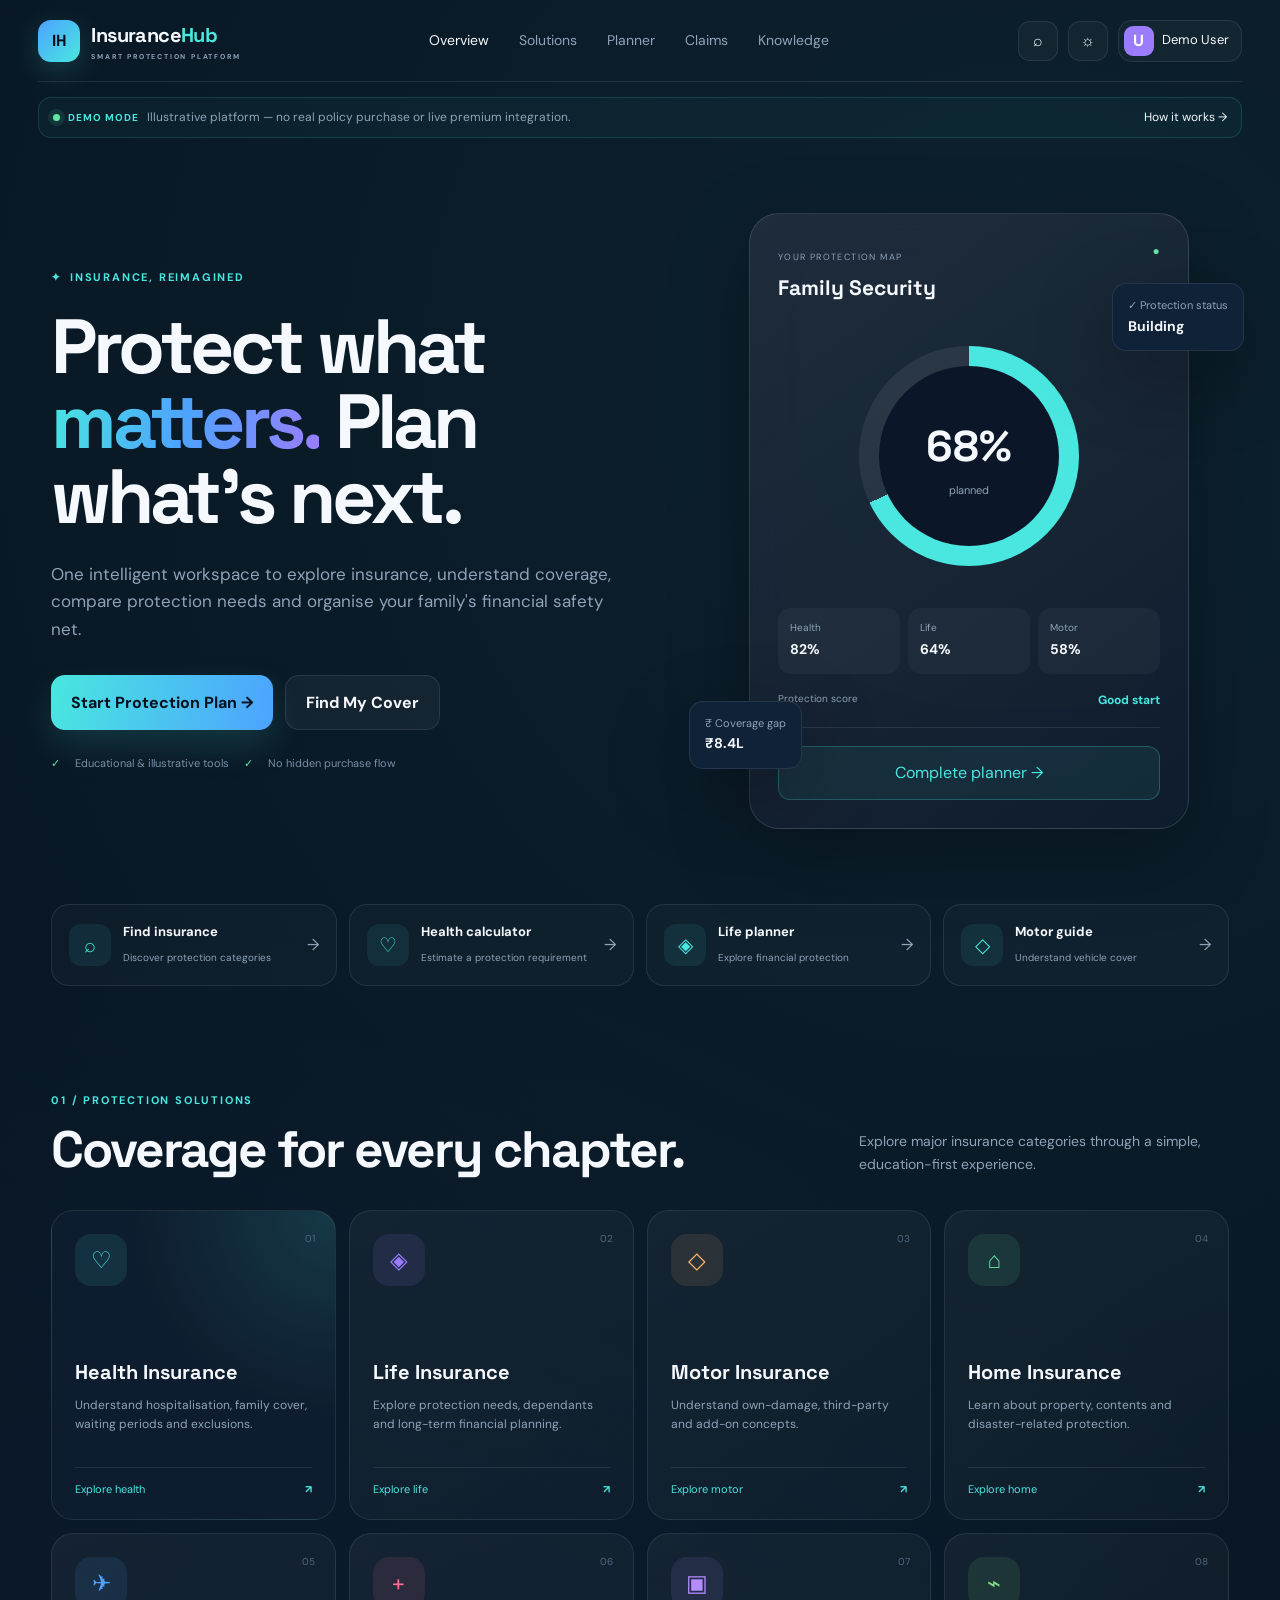
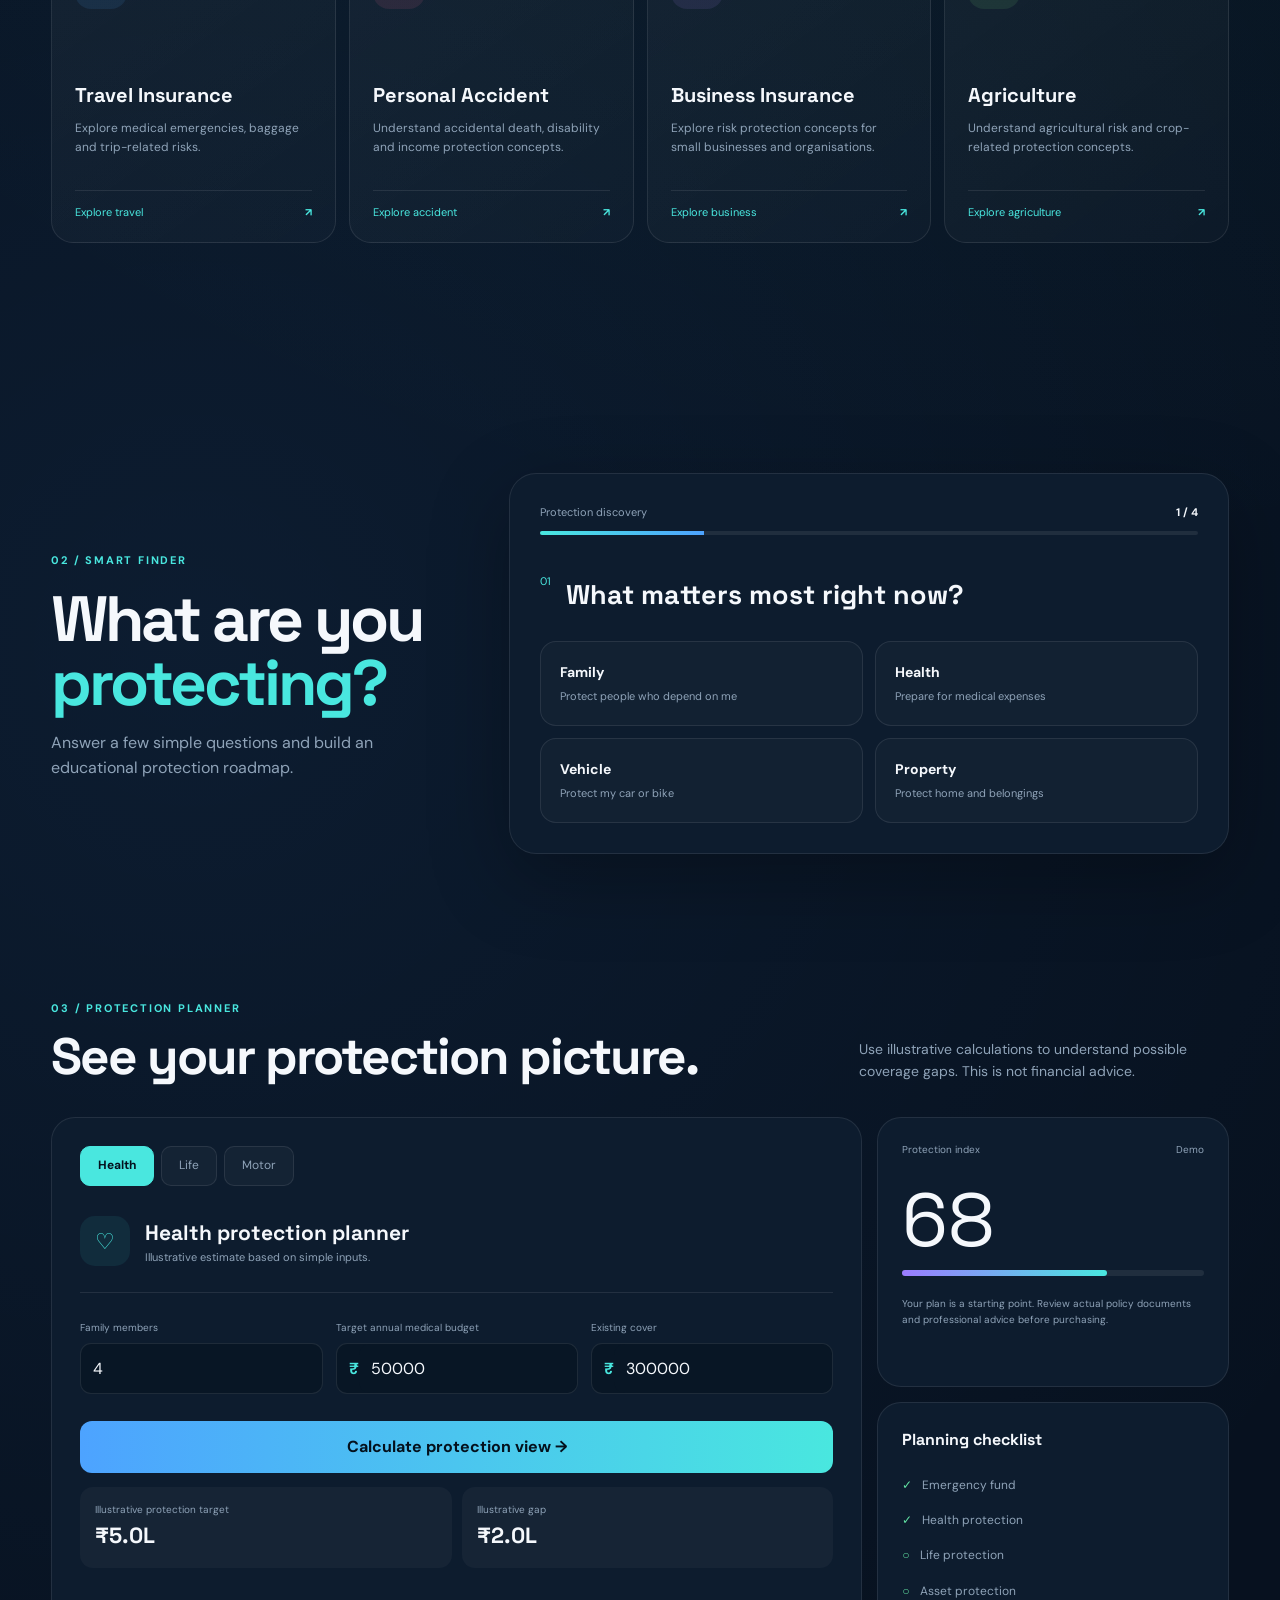
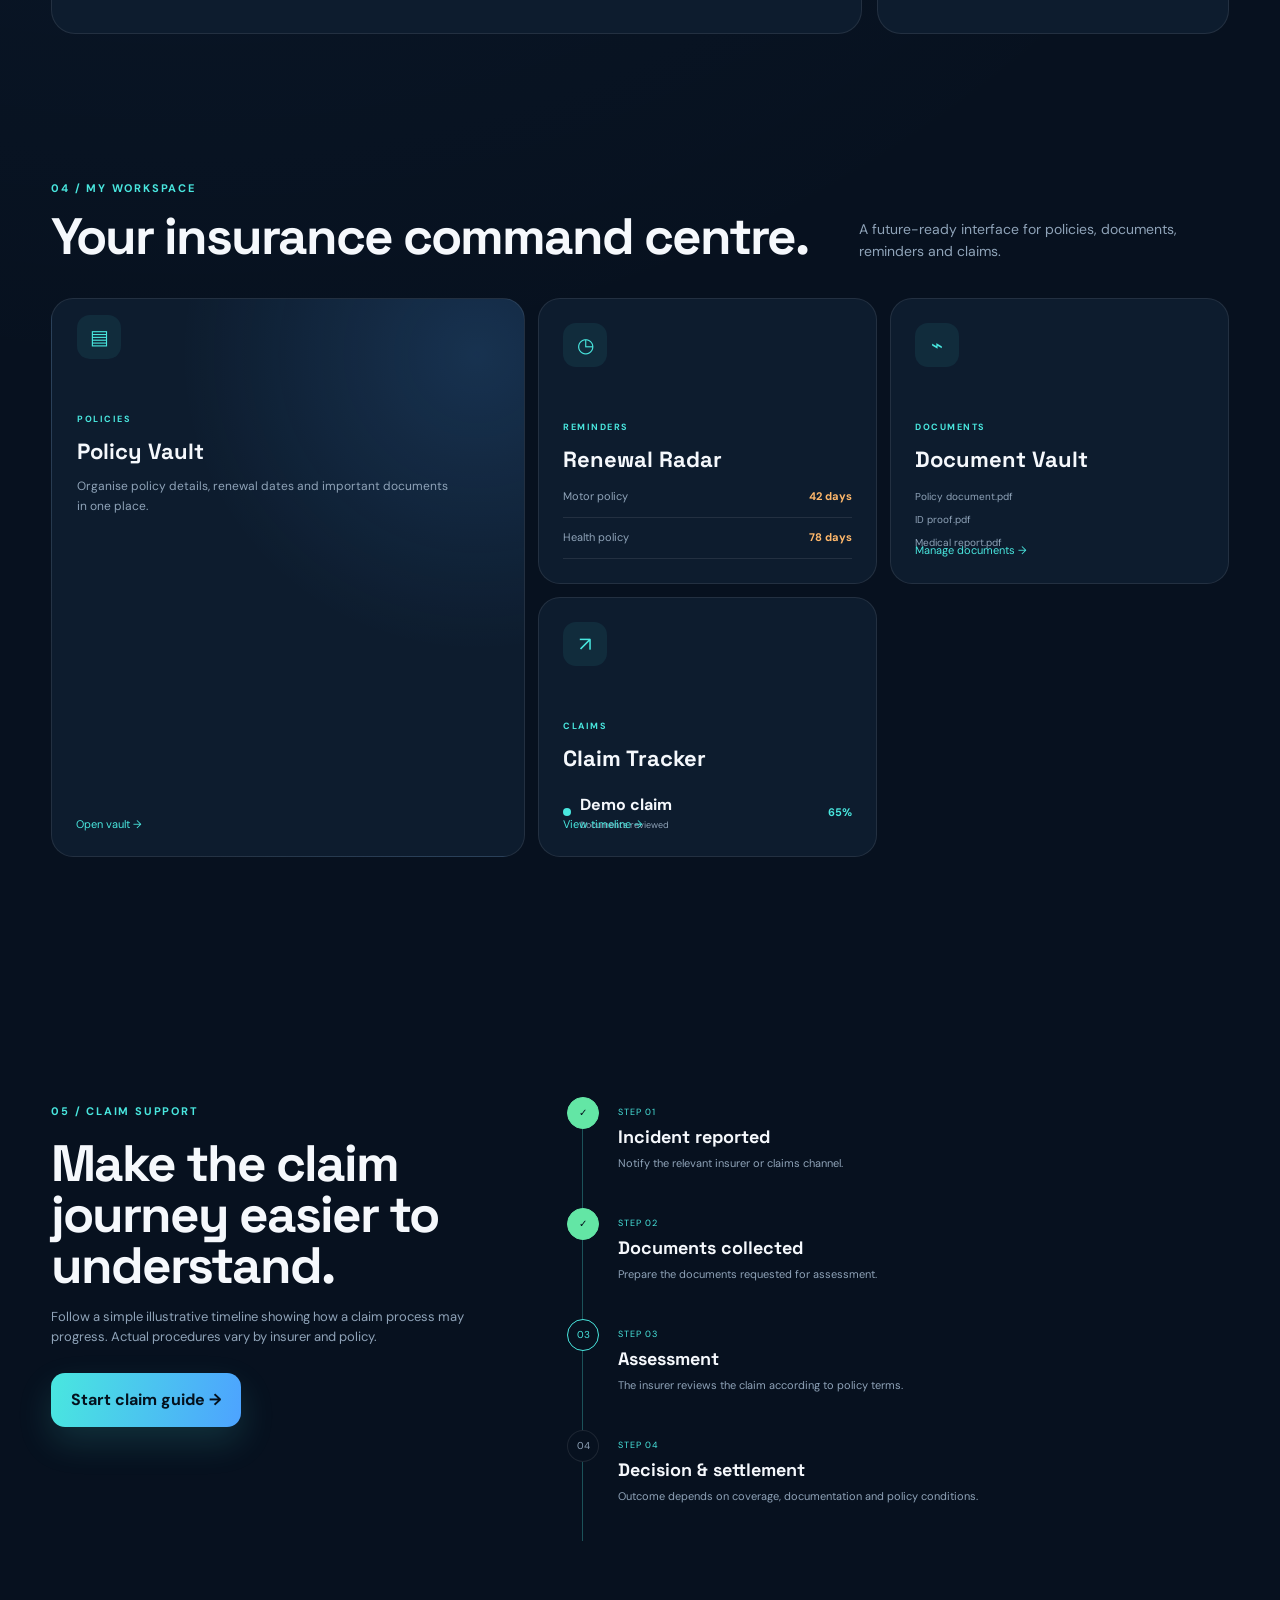
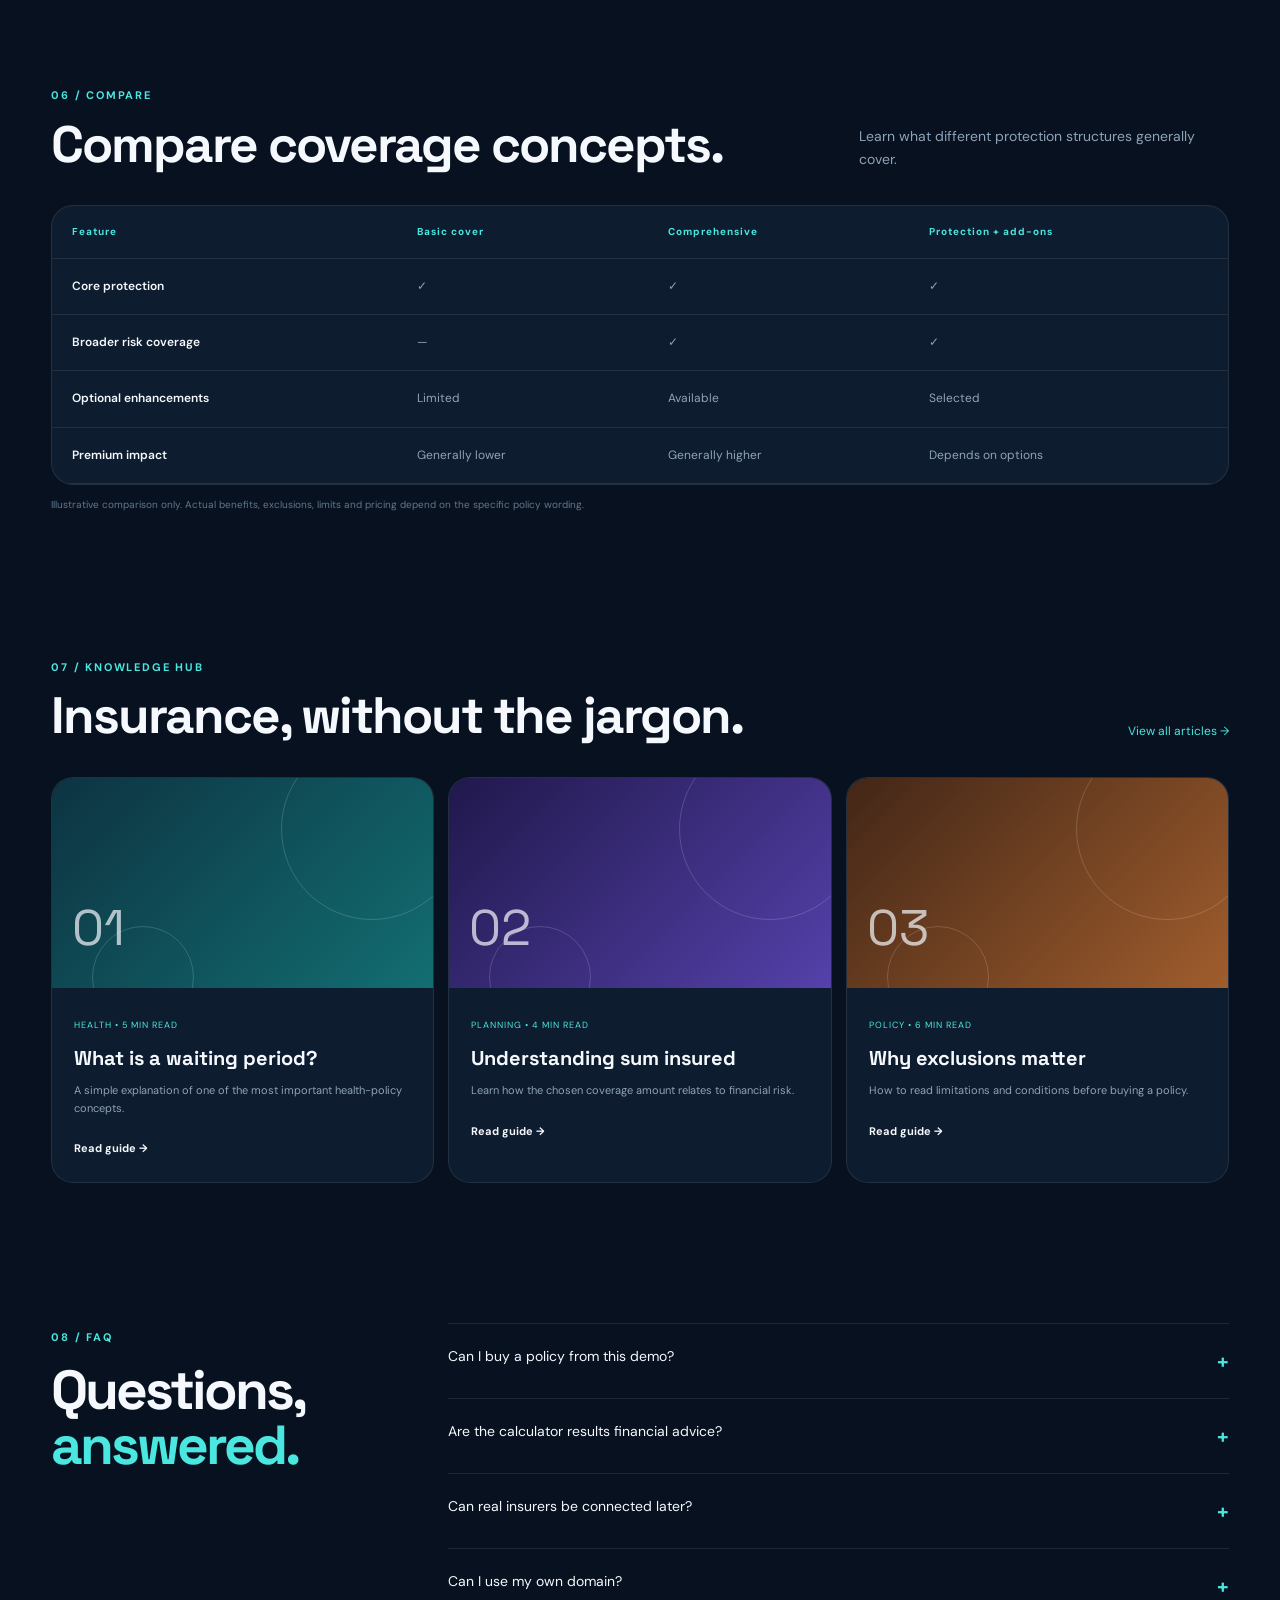
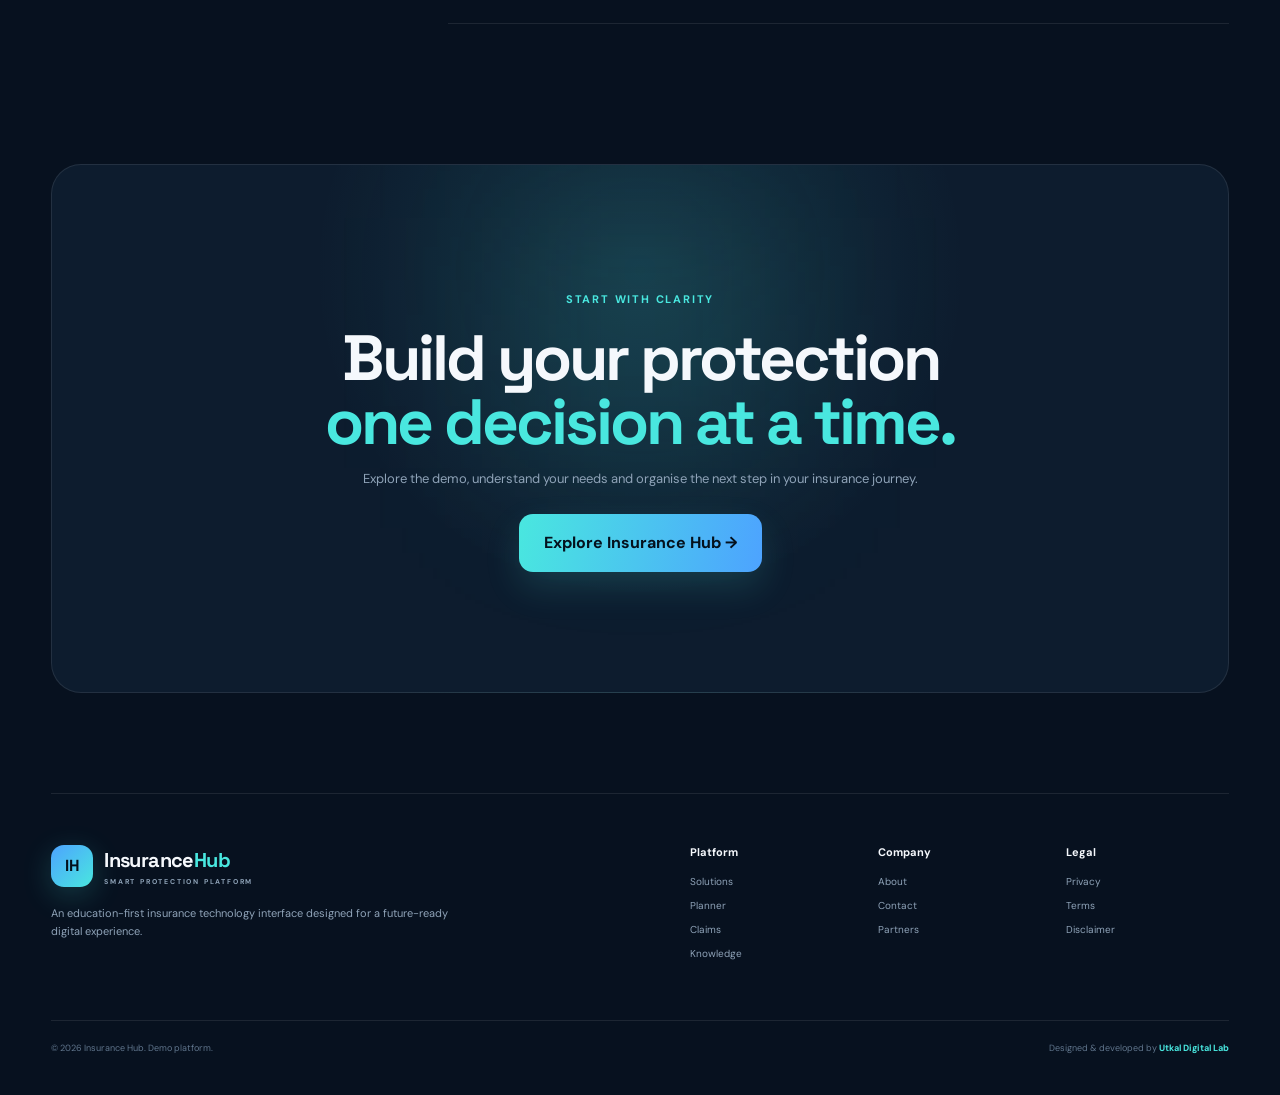
<file: index.html>
<!DOCTYPE html>
<html lang="en">
<head>
<meta charset="UTF-8">
<meta name="viewport" content="width=device-width, initial-scale=1.0">
<meta name="theme-color" content="#07111f">
<meta name="description" content="Insurance Hub — Smart insurance discovery, comparison and protection planning platform.">
<title>Insurance Hub — Smart Protection Platform</title>

<link rel="preconnect" href="https://fonts.googleapis.com">
<link rel="preconnect" href="https://fonts.gstatic.com" crossorigin>
<link href="https://fonts.googleapis.com/css2?family=DM+Sans:wght@400;500;600;700&family=Space+Grotesk:wght@400;500;600;700&display=swap" rel="stylesheet">

<link rel="stylesheet" href="css/style.css">
</head>

<body>

<!-- APP SHELL -->
<div class="app-shell">

<!-- TOP BAR -->
<header class="topbar">
  <div class="brand">
    <div class="brand-mark">IH</div>
    <div>
      <div class="brand-name">Insurance<span>Hub</span></div>
      <div class="brand-sub">SMART PROTECTION PLATFORM</div>
    </div>
  </div>

  <nav class="desktop-nav">
    <a href="#home" class="active">Overview</a>
    <a href="#solutions">Solutions</a>
    <a href="#planner">Planner</a>
    <a href="#claims">Claims</a>
    <a href="#knowledge">Knowledge</a>
  </nav>

  <div class="top-actions">
    <button class="icon-btn" id="searchBtn" aria-label="Search">⌕</button>
    <button class="mode-btn" id="themeBtn">☼</button>
    <button class="profile-btn" id="profileBtn">
      <span class="profile-avatar">U</span>
      <span class="profile-text">Demo User</span>
    </button>
  </div>
</header>

<!-- DEMO STRIP -->
<div class="demo-strip">
  <div>
    <span class="pulse"></span>
    <strong>DEMO MODE</strong>
    <span>Illustrative platform — no real policy purchase or live premium integration.</span>
  </div>
  <button onclick="showToast('Production integrations can be connected later.')">How it works →</button>
</div>

<main>

<!-- HERO -->
<section class="hero section" id="home">

  <div class="hero-copy">
    <div class="eyebrow">
      <span>✦</span> INSURANCE, REIMAGINED
    </div>

    <h1>
      Protect what
      <span>matters.</span>
      Plan what’s next.
    </h1>

    <p class="hero-description">
      One intelligent workspace to explore insurance, understand coverage,
      compare protection needs and organise your family's financial safety net.
    </p>

    <div class="hero-actions">
      <button class="primary-btn" onclick="scrollToSection('planner')">
        Start Protection Plan <span>→</span>
      </button>
      <button class="secondary-btn" onclick="openFinder()">
        Find My Cover
      </button>
    </div>

    <div class="hero-note">
      <span>✓</span> Educational & illustrative tools
      <span>✓</span> No hidden purchase flow
    </div>
  </div>

  <!-- HERO VISUAL -->
  <div class="hero-dashboard">

    <div class="floating-chip chip-top">
      <span class="chip-icon">✓</span>
      Protection status
      <strong>Building</strong>
    </div>

    <div class="dashboard-card">
      <div class="dashboard-head">
        <div>
          <small>YOUR PROTECTION MAP</small>
          <h3>Family Security</h3>
        </div>
        <span class="status-dot">●</span>
      </div>

      <div class="coverage-ring">
        <div class="ring-inner">
          <strong>68%</strong>
          <span>planned</span>
        </div>
      </div>

      <div class="mini-stats">
        <div>
          <span>Health</span>
          <strong>82%</strong>
        </div>
        <div>
          <span>Life</span>
          <strong>64%</strong>
        </div>
        <div>
          <span>Motor</span>
          <strong>58%</strong>
        </div>
      </div>

      <div class="dashboard-line">
        <span>Protection score</span>
        <strong>Good start</strong>
      </div>

      <button onclick="openPlanner()" class="dashboard-btn">
        Complete planner →
      </button>
    </div>

    <div class="floating-chip chip-bottom">
      <span>₹</span>
      Coverage gap
      <strong>₹8.4L</strong>
    </div>

  </div>
</section>


<!-- QUICK NAV -->
<section class="quick-nav section">
  <div class="quick-card" onclick="openFinder()">
    <span class="quick-icon">⌕</span>
    <div>
      <strong>Find insurance</strong>
      <small>Discover protection categories</small>
    </div>
    <span>→</span>
  </div>

  <div class="quick-card" onclick="openCalculator('health')">
    <span class="quick-icon">♡</span>
    <div>
      <strong>Health calculator</strong>
      <small>Estimate a protection requirement</small>
    </div>
    <span>→</span>
  </div>

  <div class="quick-card" onclick="openCalculator('life')">
    <span class="quick-icon">◈</span>
    <div>
      <strong>Life planner</strong>
      <small>Explore financial protection</small>
    </div>
    <span>→</span>
  </div>

  <div class="quick-card" onclick="openCalculator('motor')">
    <span class="quick-icon">◇</span>
    <div>
      <strong>Motor guide</strong>
      <small>Understand vehicle cover</small>
    </div>
    <span>→</span>
  </div>
</section>


<!-- SOLUTIONS -->
<section class="section" id="solutions">

  <div class="section-heading">
    <div>
      <span class="section-label">01 / PROTECTION SOLUTIONS</span>
      <h2>Coverage for every chapter.</h2>
    </div>
    <p>
      Explore major insurance categories through a simple,
      education-first experience.
    </p>
  </div>

  <div class="solution-grid">

    <article class="solution-card featured" onclick="openFinder('Health')">
      <div class="card-number">01</div>
      <div class="solution-icon health">♡</div>
      <h3>Health Insurance</h3>
      <p>Understand hospitalisation, family cover, waiting periods and exclusions.</p>
      <div class="card-bottom">
        <span>Explore health</span><b>↗</b>
      </div>
    </article>

    <article class="solution-card" onclick="openFinder('Life')">
      <div class="card-number">02</div>
      <div class="solution-icon life">◈</div>
      <h3>Life Insurance</h3>
      <p>Explore protection needs, dependants and long-term financial planning.</p>
      <div class="card-bottom">
        <span>Explore life</span><b>↗</b>
      </div>
    </article>

    <article class="solution-card" onclick="openFinder('Motor')">
      <div class="card-number">03</div>
      <div class="solution-icon motor">◇</div>
      <h3>Motor Insurance</h3>
      <p>Understand own-damage, third-party and add-on concepts.</p>
      <div class="card-bottom">
        <span>Explore motor</span><b>↗</b>
      </div>
    </article>

    <article class="solution-card" onclick="openFinder('Home')">
      <div class="card-number">04</div>
      <div class="solution-icon home">⌂</div>
      <h3>Home Insurance</h3>
      <p>Learn about property, contents and disaster-related protection.</p>
      <div class="card-bottom">
        <span>Explore home</span><b>↗</b>
      </div>
    </article>

    <article class="solution-card" onclick="openFinder('Travel')">
      <div class="card-number">05</div>
      <div class="solution-icon travel">✈</div>
      <h3>Travel Insurance</h3>
      <p>Explore medical emergencies, baggage and trip-related risks.</p>
      <div class="card-bottom">
        <span>Explore travel</span><b>↗</b>
      </div>
    </article>

    <article class="solution-card" onclick="openFinder('Personal Accident')">
      <div class="card-number">06</div>
      <div class="solution-icon accident">+</div>
      <h3>Personal Accident</h3>
      <p>Understand accidental death, disability and income protection concepts.</p>
      <div class="card-bottom">
        <span>Explore accident</span><b>↗</b>
      </div>
    </article>

    <article class="solution-card" onclick="openFinder('Business')">
      <div class="card-number">07</div>
      <div class="solution-icon business">▣</div>
      <h3>Business Insurance</h3>
      <p>Explore risk protection concepts for small businesses and organisations.</p>
      <div class="card-bottom">
        <span>Explore business</span><b>↗</b>
      </div>
    </article>

    <article class="solution-card" onclick="openFinder('Agriculture')">
      <div class="card-number">08</div>
      <div class="solution-icon agri">⌁</div>
      <h3>Agriculture</h3>
      <p>Understand agricultural risk and crop-related protection concepts.</p>
      <div class="card-bottom">
        <span>Explore agriculture</span><b>↗</b>
      </div>
    </article>

  </div>
</section>


<!-- FINDER -->
<section class="finder-section section" id="finder">

  <div class="finder-intro">
    <span class="section-label">02 / SMART FINDER</span>
    <h2>What are you<br><span>protecting?</span></h2>
    <p>
      Answer a few simple questions and build an educational
      protection roadmap.
    </p>
  </div>

  <div class="finder-panel">

    <div class="finder-progress">
      <div class="progress-top">
        <span>Protection discovery</span>
        <strong id="finderStep">1 / 4</strong>
      </div>
      <div class="progress-track">
        <div id="finderProgress"></div>
      </div>
    </div>

    <div id="finderContent">

      <div class="finder-question">
        <span>01</span>
        <h3>What matters most right now?</h3>
      </div>

      <div class="option-grid">
        <button class="finder-option" onclick="finderNext('Family protection')">
          <b>Family</b>
          <small>Protect people who depend on me</small>
        </button>

        <button class="finder-option" onclick="finderNext('Health')">
          <b>Health</b>
          <small>Prepare for medical expenses</small>
        </button>

        <button class="finder-option" onclick="finderNext('Vehicle')">
          <b>Vehicle</b>
          <small>Protect my car or bike</small>
        </button>

        <button class="finder-option" onclick="finderNext('Property')">
          <b>Property</b>
          <small>Protect home and belongings</small>
        </button>
      </div>

    </div>
  </div>
</section>


<!-- PLANNER -->
<section class="section planner-section" id="planner">

  <div class="section-heading">
    <div>
      <span class="section-label">03 / PROTECTION PLANNER</span>
      <h2>See your protection picture.</h2>
    </div>
    <p>
      Use illustrative calculations to understand possible
      coverage gaps. This is not financial advice.
    </p>
  </div>

  <div class="planner-grid">

    <div class="planner-main">

      <div class="planner-tabs">
        <button class="planner-tab active" onclick="switchCalc('health',this)">Health</button>
        <button class="planner-tab" onclick="switchCalc('life',this)">Life</button>
        <button class="planner-tab" onclick="switchCalc('motor',this)">Motor</button>
      </div>

      <div id="calculatorArea">

        <div class="calc-header">
          <span class="calc-symbol">♡</span>
          <div>
            <h3>Health protection planner</h3>
            <p>Illustrative estimate based on simple inputs.</p>
          </div>
        </div>

        <div class="input-grid">

          <label>
            <span>Family members</span>
            <input id="healthMembers" type="number" value="4" min="1" max="15">
          </label>

          <label>
            <span>Target annual medical budget</span>
            <div class="input-money">
              <b>₹</b>
              <input id="healthBudget" type="number" value="50000">
            </div>
          </label>

          <label>
            <span>Existing cover</span>
            <div class="input-money">
              <b>₹</b>
              <input id="healthExisting" type="number" value="300000">
            </div>
          </label>

        </div>

        <button class="calculate-btn" onclick="calculateHealth()">
          Calculate protection view →
        </button>

        <div class="calc-result" id="healthResult">
          <div>
            <small>Illustrative protection target</small>
            <strong>₹5.0L</strong>
          </div>
          <div>
            <small>Illustrative gap</small>
            <strong>₹2.0L</strong>
          </div>
        </div>

      </div>
    </div>

    <aside class="planner-side">

      <div class="score-card">
        <div class="score-top">
          <span>Protection index</span>
          <span>Demo</span>
        </div>

        <div class="big-score">68</div>
        <div class="score-bar">
          <span style="width:68%"></span>
        </div>

        <p>
          Your plan is a starting point. Review actual policy
          documents and professional advice before purchasing.
        </p>
      </div>

      <div class="planner-checklist">
        <h4>Planning checklist</h4>
        <div class="check-row"><span>✓</span> Emergency fund</div>
        <div class="check-row"><span>✓</span> Health protection</div>
        <div class="check-row"><span>○</span> Life protection</div>
        <div class="check-row"><span>○</span> Asset protection</div>
      </div>

    </aside>
  </div>
</section>


<!-- WORKSPACE -->
<section class="workspace section">

  <div class="section-heading">
    <div>
      <span class="section-label">04 / MY WORKSPACE</span>
      <h2>Your insurance command centre.</h2>
    </div>
    <p>
      A future-ready interface for policies, documents,
      reminders and claims.
    </p>
  </div>

  <div class="workspace-grid">

    <div class="workspace-card large">
      <div class="workspace-icon">▤</div>
      <span class="workspace-label">POLICIES</span>
      <h3>Policy Vault</h3>
      <p>Organise policy details, renewal dates and important documents in one place.</p>
      <button onclick="showToast('Policy Vault is available in demo mode.')">Open vault →</button>
    </div>

    <div class="workspace-card">
      <div class="workspace-icon">◷</div>
      <span class="workspace-label">REMINDERS</span>
      <h3>Renewal Radar</h3>
      <div class="renewal-item">
        <span>Motor policy</span>
        <strong>42 days</strong>
      </div>
      <div class="renewal-item">
        <span>Health policy</span>
        <strong>78 days</strong>
      </div>
    </div>

    <div class="workspace-card">
      <div class="workspace-icon">⌁</div>
      <span class="workspace-label">DOCUMENTS</span>
      <h3>Document Vault</h3>
      <div class="document-list">
        <span>Policy document.pdf</span>
        <span>ID proof.pdf</span>
        <span>Medical report.pdf</span>
      </div>
      <button onclick="showToast('Secure document storage requires a backend.')">Manage documents →</button>
    </div>

    <div class="workspace-card">
      <div class="workspace-icon">↗</div>
      <span class="workspace-label">CLAIMS</span>
      <h3>Claim Tracker</h3>
      <div class="claim-mini">
        <span class="claim-status"></span>
        <div>
          <strong>Demo claim</strong>
          <small>Documents reviewed</small>
        </div>
        <b>65%</b>
      </div>
      <button onclick="scrollToSection('claims')">View timeline →</button>
    </div>

  </div>
</section>


<!-- CLAIMS -->
<section class="section claims-section" id="claims">

  <div class="claims-copy">
    <span class="section-label">05 / CLAIM SUPPORT</span>
    <h2>Make the claim journey easier to understand.</h2>
    <p>
      Follow a simple illustrative timeline showing how a claim
      process may progress. Actual procedures vary by insurer and policy.
    </p>

    <button class="primary-btn" onclick="showToast('Claim assistance demo opened.')">
      Start claim guide →
    </button>
  </div>

  <div class="timeline">

    <div class="timeline-item completed">
      <div class="timeline-marker">✓</div>
      <div>
        <small>STEP 01</small>
        <h4>Incident reported</h4>
        <p>Notify the relevant insurer or claims channel.</p>
      </div>
    </div>

    <div class="timeline-item completed">
      <div class="timeline-marker">✓</div>
      <div>
        <small>STEP 02</small>
        <h4>Documents collected</h4>
        <p>Prepare the documents requested for assessment.</p>
      </div>
    </div>

    <div class="timeline-item current">
      <div class="timeline-marker">03</div>
      <div>
        <small>STEP 03</small>
        <h4>Assessment</h4>
        <p>The insurer reviews the claim according to policy terms.</p>
      </div>
    </div>

    <div class="timeline-item">
      <div class="timeline-marker">04</div>
      <div>
        <small>STEP 04</small>
        <h4>Decision & settlement</h4>
        <p>Outcome depends on coverage, documentation and policy conditions.</p>
      </div>
    </div>

  </div>
</section>


<!-- COMPARISON -->
<section class="section comparison-section">

  <div class="section-heading">
    <div>
      <span class="section-label">06 / COMPARE</span>
      <h2>Compare coverage concepts.</h2>
    </div>
    <p>
      Learn what different protection structures generally cover.
    </p>
  </div>

  <div class="comparison-table-wrap">
    <table>
      <thead>
        <tr>
          <th>Feature</th>
          <th>Basic cover</th>
          <th>Comprehensive</th>
          <th>Protection + add-ons</th>
        </tr>
      </thead>
      <tbody>
        <tr>
          <td>Core protection</td>
          <td>✓</td>
          <td>✓</td>
          <td>✓</td>
        </tr>
        <tr>
          <td>Broader risk coverage</td>
          <td>—</td>
          <td>✓</td>
          <td>✓</td>
        </tr>
        <tr>
          <td>Optional enhancements</td>
          <td>Limited</td>
          <td>Available</td>
          <td>Selected</td>
        </tr>
        <tr>
          <td>Premium impact</td>
          <td>Generally lower</td>
          <td>Generally higher</td>
          <td>Depends on options</td>
        </tr>
      </tbody>
    </table>
  </div>

  <p class="table-note">
    Illustrative comparison only. Actual benefits, exclusions, limits and pricing
    depend on the specific policy wording.
  </p>
</section>


<!-- KNOWLEDGE -->
<section class="section knowledge-section" id="knowledge">

  <div class="section-heading">
    <div>
      <span class="section-label">07 / KNOWLEDGE HUB</span>
      <h2>Insurance, without the jargon.</h2>
    </div>
    <button class="text-btn" onclick="showToast('Knowledge Hub demo opened.')">View all articles →</button>
  </div>

  <div class="article-grid">

    <article class="article-card" onclick="showArticle('Waiting periods')">
      <div class="article-visual gradient-one">
        <span>01</span>
      </div>
      <div class="article-body">
        <small>HEALTH • 5 MIN READ</small>
        <h3>What is a waiting period?</h3>
        <p>A simple explanation of one of the most important health-policy concepts.</p>
        <b>Read guide →</b>
      </div>
    </article>

    <article class="article-card" onclick="showArticle('Sum insured')">
      <div class="article-visual gradient-two">
        <span>02</span>
      </div>
      <div class="article-body">
        <small>PLANNING • 4 MIN READ</small>
        <h3>Understanding sum insured</h3>
        <p>Learn how the chosen coverage amount relates to financial risk.</p>
        <b>Read guide →</b>
      </div>
    </article>

    <article class="article-card" onclick="showArticle('Exclusions')">
      <div class="article-visual gradient-three">
        <span>03</span>
      </div>
      <div class="article-body">
        <small>POLICY • 6 MIN READ</small>
        <h3>Why exclusions matter</h3>
        <p>How to read limitations and conditions before buying a policy.</p>
        <b>Read guide →</b>
      </div>
    </article>

  </div>
</section>


<!-- FAQ -->
<section class="section faq-section">

  <div class="faq-title">
    <span class="section-label">08 / FAQ</span>
    <h2>Questions,<br><span>answered.</span></h2>
  </div>

  <div class="faq-list">

    <div class="faq-item">
      <button onclick="toggleFaq(this)">
        <span>Can I buy a policy from this demo?</span>
        <b>+</b>
      </button>
      <div class="faq-answer">
        No. This version is a demonstration platform. Real policy issuance,
        payment and insurer integrations can be connected in a production version.
      </div>
    </div>

    <div class="faq-item">
      <button onclick="toggleFaq(this)">
        <span>Are the calculator results financial advice?</span>
        <b>+</b>
      </button>
      <div class="faq-answer">
        No. They are illustrative planning calculations intended to help users
        understand concepts.
      </div>
    </div>

    <div class="faq-item">
      <button onclick="toggleFaq(this)">
        <span>Can real insurers be connected later?</span>
        <b>+</b>
      </button>
      <div class="faq-answer">
        Yes. A production backend can later connect approved insurer,
        quotation, policy, payment and claims APIs subject to the required
        commercial, regulatory and technical arrangements.
      </div>
    </div>

    <div class="faq-item">
      <button onclick="toggleFaq(this)">
        <span>Can I use my own domain?</span>
        <b>+</b>
      </button>
      <div class="faq-answer">
        Yes. The static frontend can later be deployed with a custom domain
        and HTTPS through a suitable hosting provider.
      </div>
    </div>

  </div>
</section>


<!-- CTA -->
<section class="final-cta section">

  <div class="cta-glow"></div>

  <span class="section-label">START WITH CLARITY</span>
  <h2>Build your protection<br><span>one decision at a time.</span></h2>

  <p>
    Explore the demo, understand your needs and organise
    the next step in your insurance journey.
  </p>

  <button class="primary-btn large" onclick="openFinder()">
    Explore Insurance Hub →
  </button>

</section>

</main>


<!-- FOOTER -->
<footer>

  <div class="footer-main">

    <div class="footer-brand">
      <div class="brand">
        <div class="brand-mark">IH</div>
        <div>
          <div class="brand-name">Insurance<span>Hub</span></div>
          <div class="brand-sub">SMART PROTECTION PLATFORM</div>
        </div>
      </div>

      <p>
        An education-first insurance technology interface
        designed for a future-ready digital experience.
      </p>
    </div>

    <div class="footer-links">
      <div>
        <h4>Platform</h4>
        <a href="#solutions">Solutions</a>
        <a href="#planner">Planner</a>
        <a href="#claims">Claims</a>
        <a href="#knowledge">Knowledge</a>
      </div>

      <div>
        <h4>Company</h4>
        <a href="#" onclick="showToast('About page — coming in the next module.')">About</a>
        <a href="#" onclick="showToast('Contact module — coming in the next module.')">Contact</a>
        <a href="#" onclick="showToast('Partner module — coming in the next module.')">Partners</a>
      </div>

      <div>
        <h4>Legal</h4>
        <a href="#" onclick="showToast('Privacy page — production module.')">Privacy</a>
        <a href="#" onclick="showToast('Terms page — production module.')">Terms</a>
        <a href="#" onclick="showToast('Disclaimer page — production module.')">Disclaimer</a>
      </div>
    </div>

  </div>

  <div class="footer-bottom">
    <span>© 2026 Insurance Hub. Demo platform.</span>
    <span>Designed & developed by <strong>Utkal Digital Lab</strong></span>
  </div>

</footer>


<!-- MOBILE NAV -->
<nav class="mobile-nav">
  <button onclick="scrollToSection('home')" class="mobile-nav-item active">
    <span>⌂</span>
    <small>Home</small>
  </button>
  <button onclick="scrollToSection('solutions')" class="mobile-nav-item">
    <span>◈</span>
    <small>Cover</small>
  </button>
  <button onclick="scrollToSection('planner')" class="mobile-nav-item">
    <span>＋</span>
    <small>Plan</small>
  </button>
  <button onclick="scrollToSection('claims')" class="mobile-nav-item">
    <span>⌁</span>
    <small>Claims</small>
  </button>
  <button onclick="scrollToSection('knowledge')" class="mobile-nav-item">
    <span>≡</span>
    <small>Learn</small>
  </button>
</nav>


<!-- MODAL -->
<div class="modal-overlay" id="modalOverlay">
  <div class="modal" id="modal">
    <button class="modal-close" onclick="closeModal()">×</button>
    <div id="modalContent"></div>
  </div>
</div>


<!-- TOAST -->
<div class="toast" id="toast">
  <span>✓</span>
  <div id="toastText">Done</div>
</div>

<script src="js/app.js"></script>
</body>
</html>
</file>
<file: css/style.css>
:root{
  --bg:#07111f;
  --bg2:#0b1728;
  --card:#0d1c2e;
  --card2:#10243a;
  --text:#f5f8fc;
  --muted:#8fa3b8;
  --line:rgba(255,255,255,.09);
  --blue:#4da3ff;
  --cyan:#49e7df;
  --green:#63e6a5;
  --purple:#9b7cff;
  --orange:#ffb86b;
  --shadow:0 25px 80px rgba(0,0,0,.28);
  --radius:24px;
}

*{
  box-sizing:border-box;
  margin:0;
  padding:0;
}

html{
  scroll-behavior:smooth;
}

body{
  font-family:"DM Sans",sans-serif;
  background:
    radial-gradient(circle at 80% 5%,rgba(73,231,223,.08),transparent 25%),
    radial-gradient(circle at 15% 30%,rgba(77,163,255,.08),transparent 25%),
    var(--bg);
  color:var(--text);
  line-height:1.6;
  overflow-x:hidden;
}

button,input{
  font:inherit;
}

button{
  cursor:pointer;
}

a{
  color:inherit;
  text-decoration:none;
}

.app-shell{
  min-height:100vh;
}

.topbar{
  width:min(1440px,94%);
  margin:auto;
  height:82px;
  display:flex;
  align-items:center;
  justify-content:space-between;
  gap:25px;
  border-bottom:1px solid var(--line);
}

.brand{
  display:flex;
  align-items:center;
  gap:11px;
}

.brand-mark{
  width:42px;
  height:42px;
  display:grid;
  place-items:center;
  border-radius:13px;
  background:linear-gradient(135deg,var(--blue),var(--cyan));
  color:#03101c;
  font-family:"Space Grotesk";
  font-weight:800;
  box-shadow:0 8px 30px rgba(73,231,223,.2);
}

.brand-name{
  font-family:"Space Grotesk";
  font-size:20px;
  font-weight:700;
  letter-spacing:-.6px;
}

.brand-name span{
  color:var(--cyan);
}

.brand-sub{
  font-size:7px;
  letter-spacing:1.8px;
  color:var(--muted);
  font-weight:700;
}

.desktop-nav{
  display:flex;
  align-items:center;
  gap:30px;
}

.desktop-nav a{
  color:var(--muted);
  font-size:14px;
  transition:.25s;
}

.desktop-nav a:hover,
.desktop-nav a.active{
  color:var(--text);
}

.top-actions{
  display:flex;
  align-items:center;
  gap:10px;
}

.icon-btn,
.mode-btn{
  width:40px;
  height:40px;
  border:1px solid var(--line);
  border-radius:12px;
  background:rgba(255,255,255,.03);
  color:var(--text);
}

.profile-btn{
  border:1px solid var(--line);
  background:rgba(255,255,255,.03);
  color:var(--text);
  border-radius:14px;
  padding:5px 12px 5px 5px;
  display:flex;
  align-items:center;
  gap:8px;
}

.profile-avatar{
  width:30px;
  height:30px;
  display:grid;
  place-items:center;
  border-radius:9px;
  background:var(--purple);
  color:white;
  font-weight:700;
}

.profile-text{
  font-size:13px;
}

.demo-strip{
  width:min(1440px,94%);
  margin:15px auto 0;
  padding:10px 14px;
  border:1px solid rgba(73,231,223,.15);
  border-radius:13px;
  background:rgba(73,231,223,.035);
  display:flex;
  align-items:center;
  justify-content:space-between;
  gap:15px;
  color:var(--muted);
  font-size:12px;
}

.demo-strip div{
  display:flex;
  align-items:center;
  gap:8px;
}

.demo-strip strong{
  color:var(--cyan);
  font-size:10px;
  letter-spacing:1px;
}

.demo-strip button{
  background:none;
  border:0;
  color:var(--text);
  font-size:12px;
}

.pulse{
  width:7px;
  height:7px;
  background:var(--green);
  border-radius:50%;
  box-shadow:0 0 0 5px rgba(99,230,165,.1);
}

.section{
  width:min(1240px,92%);
  margin:0 auto;
}

.hero{
  min-height:690px;
  display:grid;
  grid-template-columns:1fr .9fr;
  align-items:center;
  gap:80px;
  padding:75px 0;
}

.eyebrow,
.section-label{
  color:var(--cyan);
  font-size:11px;
  font-weight:700;
  letter-spacing:1.8px;
}

.eyebrow{
  display:flex;
  gap:8px;
  align-items:center;
  margin-bottom:22px;
}

.hero h1{
  font-family:"Space Grotesk";
  font-size:clamp(48px,6vw,86px);
  line-height:.98;
  letter-spacing:-4px;
  max-width:760px;
}

.hero h1 span{
  background:linear-gradient(100deg,var(--cyan),var(--blue),var(--purple));
  -webkit-background-clip:text;
  color:transparent;
}

.hero-description{
  max-width:620px;
  margin-top:27px;
  color:var(--muted);
  font-size:17px;
}

.hero-actions{
  display:flex;
  gap:12px;
  margin-top:32px;
}

.primary-btn,
.secondary-btn{
  border-radius:14px;
  padding:14px 20px;
  font-weight:700;
  border:0;
  transition:.25s;
}

.primary-btn{
  color:#04111d;
  background:linear-gradient(100deg,var(--cyan),var(--blue));
  box-shadow:0 15px 35px rgba(73,231,223,.15);
}

.primary-btn:hover{
  transform:translateY(-2px);
}

.secondary-btn{
  background:rgba(255,255,255,.045);
  color:var(--text);
  border:1px solid var(--line);
}

.hero-note{
  display:flex;
  flex-wrap:wrap;
  gap:15px;
  margin-top:25px;
  color:#7890a8;
  font-size:11px;
}

.hero-note span{
  color:var(--green);
}

.hero-dashboard{
  position:relative;
  display:grid;
  place-items:center;
}

.dashboard-card{
  width:min(440px,100%);
  min-height:500px;
  border:1px solid rgba(255,255,255,.12);
  border-radius:30px;
  padding:28px;
  background:
    linear-gradient(145deg,rgba(255,255,255,.09),rgba(255,255,255,.025)),
    rgba(9,24,40,.9);
  box-shadow:var(--shadow);
  backdrop-filter:blur(20px);
  animation:float 6s ease-in-out infinite;
}

@keyframes float{
  0%,100%{transform:translateY(0)}
  50%{transform:translateY(-10px)}
}

.dashboard-head{
  display:flex;
  justify-content:space-between;
}

.dashboard-head small{
  color:var(--muted);
  letter-spacing:1.4px;
  font-size:9px;
}

.dashboard-head h3{
  font-family:"Space Grotesk";
  margin-top:3px;
  font-size:21px;
}

.status-dot{
  color:var(--green);
  font-size:12px;
}

.coverage-ring{
  width:220px;
  height:220px;
  border-radius:50%;
  margin:42px auto;
  display:grid;
  place-items:center;
  background:
    conic-gradient(var(--cyan) 0 68%,rgba(255,255,255,.07) 68% 100%);
  position:relative;
}

.coverage-ring:before{
  content:"";
  position:absolute;
  width:180px;
  height:180px;
  background:var(--bg2);
  border-radius:50%;
}

.ring-inner{
  position:relative;
  text-align:center;
  display:flex;
  flex-direction:column;
}

.ring-inner strong{
  font-family:"Space Grotesk";
  font-size:43px;
}

.ring-inner span{
  color:var(--muted);
  font-size:11px;
}

.mini-stats{
  display:grid;
  grid-template-columns:repeat(3,1fr);
  gap:8px;
}

.mini-stats div{
  background:rgba(255,255,255,.04);
  padding:12px;
  border-radius:13px;
}

.mini-stats span,
.dashboard-line span{
  display:block;
  color:var(--muted);
  font-size:10px;
}

.mini-stats strong{
  font-size:14px;
}

.dashboard-line{
  display:flex;
  justify-content:space-between;
  border-bottom:1px solid var(--line);
  padding:17px 0;
}

.dashboard-line strong{
  color:var(--cyan);
  font-size:12px;
}

.dashboard-btn{
  margin-top:18px;
  width:100%;
  padding:13px;
  border:1px solid rgba(73,231,223,.25);
  background:rgba(73,231,223,.07);
  color:var(--cyan);
  border-radius:12px;
}

.floating-chip{
  position:absolute;
  padding:13px 15px;
  background:#102238;
  border:1px solid var(--line);
  border-radius:14px;
  box-shadow:var(--shadow);
  color:var(--muted);
  font-size:11px;
  z-index:2;
}

.floating-chip strong{
  color:var(--text);
  display:block;
  font-size:14px;
}

.chip-top{
  top:70px;
  right:-15px;
}

.chip-bottom{
  bottom:60px;
  left:-20px;
}

.quick-nav{
  display:grid;
  grid-template-columns:repeat(4,1fr);
  gap:12px;
  padding-bottom:100px;
}

.quick-card{
  display:grid;
  grid-template-columns:auto 1fr auto;
  gap:12px;
  align-items:center;
  border:1px solid var(--line);
  padding:17px;
  border-radius:18px;
  background:rgba(255,255,255,.025);
  transition:.25s;
}

.quick-card:hover{
  transform:translateY(-4px);
  background:rgba(255,255,255,.05);
}

.quick-icon{
  width:42px;
  height:42px;
  display:grid;
  place-items:center;
  border-radius:12px;
  background:rgba(73,231,223,.08);
  color:var(--cyan);
  font-size:20px;
}

.quick-card strong{
  display:block;
  font-size:13px;
}

.quick-card small{
  color:var(--muted);
  font-size:10px;
}

.quick-card>span:last-child{
  color:var(--muted);
}

.section-heading{
  display:flex;
  justify-content:space-between;
  align-items:end;
  gap:50px;
  margin-bottom:35px;
}

.section-heading h2{
  font-family:"Space Grotesk";
  font-size:clamp(34px,4vw,55px);
  letter-spacing:-2px;
  line-height:1;
  margin-top:12px;
}

.section-heading>p{
  max-width:370px;
  color:var(--muted);
  font-size:14px;
}

.solution-grid{
  display:grid;
  grid-template-columns:repeat(4,1fr);
  gap:13px;
  padding-bottom:130px;
}

.solution-card{
  min-height:310px;
  padding:23px;
  border:1px solid var(--line);
  border-radius:22px;
  background:linear-gradient(145deg,rgba(255,255,255,.045),rgba(255,255,255,.018));
  position:relative;
  overflow:hidden;
  transition:.3s;
}

.solution-card:hover{
  transform:translateY(-6px);
  border-color:rgba(73,231,223,.25);
}

.solution-card.featured{
  background:
    radial-gradient(circle at 100% 0,rgba(73,231,223,.14),transparent 50%),
    var(--card);
}

.card-number{
  position:absolute;
  right:20px;
  top:20px;
  color:#50677f;
  font-size:10px;
}

.solution-icon{
  width:52px;
  height:52px;
  border-radius:16px;
  display:grid;
  place-items:center;
  font-size:23px;
  margin-bottom:70px;
}

.health{background:rgba(73,231,223,.1);color:var(--cyan)}
.life{background:rgba(155,124,255,.1);color:var(--purple)}
.motor{background:rgba(255,184,107,.1);color:var(--orange)}
.home{background:rgba(99,230,165,.1);color:var(--green)}
.travel{background:rgba(77,163,255,.1);color:var(--blue)}
.accident{background:rgba(255,110,145,.1);color:#ff6e91}
.business{background:rgba(180,140,255,.1);color:#b48cff}
.agri{background:rgba(130,220,130,.1);color:#82dc82}

.solution-card h3{
  font-family:"Space Grotesk";
  font-size:20px;
}

.solution-card p{
  color:var(--muted);
  font-size:12px;
  margin-top:8px;
}

.card-bottom{
  position:absolute;
  left:23px;
  right:23px;
  bottom:20px;
  padding-top:13px;
  border-top:1px solid var(--line);
  display:flex;
  justify-content:space-between;
  color:var(--cyan);
  font-size:11px;
}

.finder-section{
  display:grid;
  grid-template-columns:.7fr 1.3fr;
  gap:70px;
  align-items:center;
  padding:100px 0 140px;
}

.finder-intro h2{
  font-family:"Space Grotesk";
  font-size:clamp(42px,5vw,65px);
  line-height:1;
  letter-spacing:-3px;
  margin:15px 0;
}

.finder-intro h2 span{
  color:var(--cyan);
}

.finder-intro p{
  color:var(--muted);
  max-width:390px;
}

.finder-panel{
  padding:30px;
  border:1px solid var(--line);
  border-radius:27px;
  background:var(--card);
  box-shadow:var(--shadow);
}

.finder-progress{
  margin-bottom:38px;
}

.progress-top{
  display:flex;
  justify-content:space-between;
  color:var(--muted);
  font-size:11px;
  margin-bottom:9px;
}

.progress-top strong{
  color:var(--text);
}

.progress-track{
  height:4px;
  background:rgba(255,255,255,.08);
  border-radius:20px;
  overflow:hidden;
}

.progress-track div{
  width:25%;
  height:100%;
  background:linear-gradient(90deg,var(--cyan),var(--blue));
  transition:.4s;
}

.finder-question{
  display:flex;
  gap:15px;
  align-items:start;
}

.finder-question>span{
  color:var(--cyan);
  font-size:11px;
}

.finder-question h3{
  font-family:"Space Grotesk";
  font-size:27px;
}

.option-grid{
  display:grid;
  grid-template-columns:1fr 1fr;
  gap:12px;
  margin-top:25px;
}

.finder-option{
  text-align:left;
  padding:19px;
  border:1px solid var(--line);
  border-radius:16px;
  color:var(--text);
  background:rgba(255,255,255,.025);
  transition:.25s;
}

.finder-option:hover{
  border-color:var(--cyan);
  background:rgba(73,231,223,.05);
}

.finder-option b{
  display:block;
  font-size:14px;
}

.finder-option small{
  display:block;
  color:var(--muted);
  margin-top:5px;
  font-size:11px;
}

.planner-section{
  padding-bottom:140px;
}

.planner-grid{
  display:grid;
  grid-template-columns:1.5fr .65fr;
  gap:15px;
}

.planner-main,
.planner-side>div{
  border:1px solid var(--line);
  border-radius:24px;
  background:var(--card);
}

.planner-main{
  padding:28px;
}

.planner-tabs{
  display:flex;
  gap:7px;
  margin-bottom:30px;
}

.planner-tab{
  border:1px solid var(--line);
  background:rgba(255,255,255,.03);
  color:var(--muted);
  padding:9px 17px;
  border-radius:10px;
  font-size:12px;
}

.planner-tab.active{
  background:var(--cyan);
  color:#04111d;
  border-color:var(--cyan);
  font-weight:700;
}

.calc-header{
  display:flex;
  gap:15px;
  align-items:center;
  padding-bottom:25px;
  border-bottom:1px solid var(--line);
}

.calc-symbol{
  width:50px;
  height:50px;
  border-radius:15px;
  display:grid;
  place-items:center;
  background:rgba(73,231,223,.08);
  color:var(--cyan);
  font-size:22px;
}

.calc-header h3{
  font-family:"Space Grotesk";
  font-size:21px;
}

.calc-header p{
  color:var(--muted);
  font-size:11px;
}

.input-grid{
  display:grid;
  grid-template-columns:repeat(3,1fr);
  gap:13px;
  margin:27px 0;
}

.input-grid label{
  display:block;
}

.input-grid label>span{
  display:block;
  color:var(--muted);
  font-size:10px;
  margin-bottom:7px;
}

.input-grid input{
  width:100%;
  border:1px solid var(--line);
  border-radius:11px;
  padding:12px;
  color:var(--text);
  background:#081625;
  outline:none;
}

.input-grid input:focus{
  border-color:var(--cyan);
}

.input-money{
  display:flex;
  align-items:center;
  border:1px solid var(--line);
  border-radius:11px;
  background:#081625;
  overflow:hidden;
}

.input-money b{
  padding-left:12px;
  color:var(--cyan);
}

.input-money input{
  border:0;
}

.calculate-btn{
  width:100%;
  padding:13px;
  border:0;
  border-radius:12px;
  background:linear-gradient(90deg,var(--blue),var(--cyan));
  color:#04111d;
  font-weight:700;
}

.calc-result{
  margin-top:14px;
  display:grid;
  grid-template-columns:1fr 1fr;
  gap:10px;
}

.calc-result>div{
  padding:15px;
  border-radius:13px;
  background:rgba(255,255,255,.035);
}

.calc-result small{
  display:block;
  color:var(--muted);
  font-size:10px;
}

.calc-result strong{
  font-family:"Space Grotesk";
  font-size:22px;
}

.planner-side{
  display:grid;
  gap:15px;
}

.planner-side>div{
  padding:24px;
}

.score-card{
  min-height:270px;
}

.score-top{
  display:flex;
  justify-content:space-between;
  color:var(--muted);
  font-size:10px;
}

.big-score{
  font-family:"Space Grotesk";
  font-size:75px;
  line-height:1;
  margin:25px 0 12px;
}

.score-bar{
  height:6px;
  border-radius:10px;
  background:rgba(255,255,255,.08);
}

.score-bar span{
  display:block;
  height:100%;
  border-radius:10px;
  background:linear-gradient(90deg,var(--purple),var(--cyan));
}

.score-card p{
  color:var(--muted);
  font-size:10px;
  margin-top:20px;
}

.planner-checklist h4{
  font-family:"Space Grotesk";
  margin-bottom:15px;
}

.check-row{
  display:flex;
  gap:10px;
  color:var(--muted);
  font-size:12px;
  padding:8px 0;
}

.check-row span{
  color:var(--green);
}

.workspace{
  padding-bottom:140px;
}

.workspace-grid{
  display:grid;
  grid-template-columns:1.4fr 1fr 1fr;
  gap:13px;
}

.workspace-card{
  min-height:240px;
  padding:24px;
  border:1px solid var(--line);
  border-radius:22px;
  background:var(--card);
  position:relative;
}

.workspace-card.large{
  grid-row:span 2;
  min-height:493px;
  background:
    radial-gradient(circle at 90% 10%,rgba(77,163,255,.16),transparent 45%),
    var(--card);
}

.workspace-icon{
  width:44px;
  height:44px;
  border-radius:13px;
  display:grid;
  place-items:center;
  background:rgba(73,231,223,.08);
  color:var(--cyan);
  font-size:20px;
  margin-bottom:45px;
}

.workspace-label{
  color:var(--cyan);
  font-size:9px;
  letter-spacing:1.5px;
  font-weight:700;
}

.workspace-card h3{
  font-family:"Space Grotesk";
  font-size:22px;
  margin-top:5px;
}

.workspace-card p{
  color:var(--muted);
  font-size:12px;
  max-width:380px;
  margin-top:8px;
}

.workspace-card button{
  position:absolute;
  left:24px;
  bottom:23px;
  border:0;
  background:none;
  color:var(--cyan);
  font-size:11px;
}

.renewal-item{
  display:flex;
  justify-content:space-between;
  padding:11px 0;
  border-bottom:1px solid var(--line);
  color:var(--muted);
  font-size:11px;
}

.renewal-item strong{
  color:var(--orange);
}

.document-list{
  display:grid;
  gap:7px;
  margin-top:12px;
  color:var(--muted);
  font-size:10px;
}

.claim-mini{
  display:flex;
  gap:9px;
  align-items:center;
  margin-top:16px;
}

.claim-status{
  width:8px;
  height:8px;
  border-radius:50%;
  background:var(--cyan);
}

.claim-mini div{
  flex:1;
}

.claim-mini strong,
.claim-mini small{
  display:block;
}

.claim-mini small{
  color:var(--muted);
  font-size:9px;
}

.claim-mini>b{
  color:var(--cyan);
  font-size:11px;
}

.claims-section{
  padding:100px 0 140px;
  display:grid;
  grid-template-columns:.8fr 1.2fr;
  gap:100px;
}

.claims-copy h2{
  font-family:"Space Grotesk";
  font-size:clamp(37px,4vw,58px);
  line-height:1;
  letter-spacing:-2px;
  margin:15px 0;
}

.claims-copy p{
  color:var(--muted);
  font-size:13px;
  margin-bottom:25px;
}

.timeline{
  border-left:1px solid rgba(73,231,223,.3);
  padding-left:35px;
}

.timeline-item{
  position:relative;
  display:flex;
  gap:18px;
  margin-bottom:36px;
}

.timeline-marker{
  position:absolute;
  left:-51px;
  top:0;
  width:32px;
  height:32px;
  border:1px solid var(--line);
  border-radius:50%;
  background:var(--bg);
  display:grid;
  place-items:center;
  font-size:10px;
  color:var(--muted);
}

.timeline-item.completed .timeline-marker{
  background:var(--green);
  color:#04111d;
  border-color:var(--green);
}

.timeline-item.current .timeline-marker{
  border-color:var(--cyan);
  color:var(--cyan);
}

.timeline-item small{
  color:var(--cyan);
  font-size:9px;
  letter-spacing:1px;
}

.timeline-item h4{
  font-family:"Space Grotesk";
  font-size:18px;
}

.timeline-item p{
  color:var(--muted);
  font-size:11px;
  margin-top:3px;
}

.comparison-section{
  padding-bottom:140px;
}

.comparison-table-wrap{
  overflow-x:auto;
  border:1px solid var(--line);
  border-radius:22px;
  background:var(--card);
}

table{
  width:100%;
  min-width:700px;
  border-collapse:collapse;
}

th,td{
  text-align:left;
  padding:18px 20px;
  border-bottom:1px solid var(--line);
  font-size:12px;
}

th{
  color:var(--cyan);
  font-size:10px;
  letter-spacing:1px;
}

td{
  color:var(--muted);
}

td:first-child{
  color:var(--text);
  font-weight:600;
}

.table-note{
  color:#62778e;
  font-size:10px;
  margin-top:12px;
}

.knowledge-section{
  padding-bottom:140px;
}

.text-btn{
  border:0;
  background:none;
  color:var(--cyan);
  font-size:12px;
}

.article-grid{
  display:grid;
  grid-template-columns:repeat(3,1fr);
  gap:14px;
}

.article-card{
  overflow:hidden;
  border:1px solid var(--line);
  border-radius:22px;
  background:var(--card);
  transition:.3s;
}

.article-card:hover{
  transform:translateY(-5px);
}

.article-visual{
  height:210px;
  display:flex;
  align-items:end;
  padding:20px;
  position:relative;
  overflow:hidden;
}

.article-visual:before,
.article-visual:after{
  content:"";
  position:absolute;
  border-radius:50%;
  border:1px solid rgba(255,255,255,.16);
}

.article-visual:before{
  width:180px;
  height:180px;
  right:-30px;
  top:-40px;
}

.article-visual:after{
  width:100px;
  height:100px;
  left:40px;
  bottom:-40px;
}

.gradient-one{
  background:linear-gradient(135deg,#0d3341,#126e72);
}

.gradient-two{
  background:linear-gradient(135deg,#20184c,#5541aa);
}

.gradient-three{
  background:linear-gradient(135deg,#422617,#a05d2d);
}

.article-visual span{
  position:relative;
  z-index:2;
  font-family:"Space Grotesk";
  font-size:50px;
  opacity:.7;
}

.article-body{
  padding:22px;
}

.article-body small{
  color:var(--cyan);
  font-size:9px;
  letter-spacing:1px;
}

.article-body h3{
  font-family:"Space Grotesk";
  font-size:20px;
  margin-top:7px;
}

.article-body p{
  color:var(--muted);
  font-size:11px;
  margin:8px 0 17px;
}

.article-body b{
  color:var(--text);
  font-size:11px;
}

.faq-section{
  padding-bottom:140px;
  display:grid;
  grid-template-columns:.55fr 1.45fr;
  gap:100px;
}

.faq-title h2{
  font-family:"Space Grotesk";
  font-size:55px;
  line-height:1;
  letter-spacing:-3px;
  margin-top:14px;
}

.faq-title h2 span{
  color:var(--cyan);
}

.faq-list{
  border-top:1px solid var(--line);
}

.faq-item{
  border-bottom:1px solid var(--line);
}

.faq-item button{
  width:100%;
  padding:21px 0;
  border:0;
  background:none;
  color:var(--text);
  display:flex;
  justify-content:space-between;
  text-align:left;
  font-size:14px;
}

.faq-item button b{
  color:var(--cyan);
  font-size:20px;
}

.faq-answer{
  max-height:0;
  overflow:hidden;
  color:var(--muted);
  font-size:12px;
  transition:.3s;
}

.faq-item.open .faq-answer{
  max-height:200px;
  padding:0 0 20px;
}

.final-cta{
  position:relative;
  text-align:center;
  padding:120px 30px;
  border:1px solid var(--line);
  border-radius:30px;
  overflow:hidden;
  margin-bottom:100px;
  background:
    radial-gradient(circle at 50% 20%,rgba(73,231,223,.12),transparent 45%),
    var(--card);
}

.cta-glow{
  position:absolute;
  width:250px;
  height:250px;
  background:rgba(73,231,223,.1);
  filter:blur(90px);
  left:50%;
  top:10%;
  transform:translateX(-50%);
}

.final-cta>*:not(.cta-glow){
  position:relative;
}

.final-cta h2{
  font-family:"Space Grotesk";
  font-size:clamp(40px,5vw,70px);
  line-height:1;
  letter-spacing:-3px;
  margin:15px 0;
}

.final-cta h2 span{
  color:var(--cyan);
}

.final-cta p{
  color:var(--muted);
  max-width:560px;
  margin:0 auto 25px;
  font-size:13px;
}

.large{
  padding:16px 25px;
}

footer{
  width:min(1240px,92%);
  margin:auto;
  padding-bottom:40px;
}

.footer-main{
  display:grid;
  grid-template-columns:1fr 1fr;
  gap:100px;
  padding:50px 0;
  border-top:1px solid var(--line);
}

.footer-brand p{
  max-width:400px;
  color:var(--muted);
  font-size:11px;
  margin-top:18px;
}

.footer-links{
  display:grid;
  grid-template-columns:repeat(3,1fr);
  gap:25px;
}

.footer-links h4{
  font-size:11px;
  margin-bottom:12px;
}

.footer-links a{
  display:block;
  color:var(--muted);
  font-size:10px;
  margin:8px 0;
}

.footer-bottom{
  padding-top:20px;
  border-top:1px solid var(--line);
  display:flex;
  justify-content:space-between;
  color:#60758c;
  font-size:9px;
}

.footer-bottom strong{
  color:var(--cyan);
}

.mobile-nav{
  display:none;
}

.modal-overlay{
  position:fixed;
  inset:0;
  z-index:1000;
  background:rgba(0,0,0,.7);
  backdrop-filter:blur(10px);
  display:none;
  align-items:center;
  justify-content:center;
  padding:20px;
}

.modal-overlay.show{
  display:flex;
}

.modal{
  width:min(600px,100%);
  max-height:90vh;
  overflow:auto;
  background:#0d1c2e;
  border:1px solid var(--line);
  border-radius:25px;
  padding:30px;
  position:relative;
  box-shadow:var(--shadow);
}

.modal-close{
  position:absolute;
  right:17px;
  top:15px;
  border:0;
  background:none;
  color:var(--muted);
  font-size:27px;
}

.modal h2{
  font-family:"Space Grotesk";
  font-size:30px;
}

.modal p{
  color:var(--muted);
  font-size:12px;
  margin:10px 0;
}

.modal-options{
  display:grid;
  gap:10px;
  margin-top:20px;
}

.modal-options button{
  padding:14px;
  border-radius:12px;
  border:1px solid var(--line);
  color:var(--text);
  background:rgba(255,255,255,.04);
  text-align:left;
}

.toast{
  position:fixed;
  right:20px;
  bottom:25px;
  z-index:2000;
  display:flex;
  align-items:center;
  gap:10px;
  padding:13px 17px;
  border:1px solid var(--line);
  border-radius:14px;
  background:#102238;
  box-shadow:var(--shadow);
  transform:translateY(130px);
  opacity:0;
  transition:.35s;
  font-size:11px;
}

.toast.show{
  transform:translateY(0);
  opacity:1;
}

.toast>span{
  width:24px;
  height:24px;
  display:grid;
  place-items:center;
  border-radius:7px;
  background:var(--green);
  color:#04111d;
}

@media(max-width:1000px){

  .desktop-nav{
    display:none;
  }

  .hero{
    grid-template-columns:1fr;
    gap:50px;
    padding-top:60px;
  }

  .hero-dashboard{
    max-width:520px;
    margin:auto;
    width:100%;
  }

  .quick-nav{
    grid-template-columns:1fr 1fr;
  }

  .solution-grid{
    grid-template-columns:1fr 1fr;
  }

  .finder-section,
  .claims-section,
  .faq-section{
    grid-template-columns:1fr;
    gap:45px;
  }

  .planner-grid{
    grid-template-columns:1fr;
  }

  .workspace-grid{
    grid-template-columns:1fr 1fr;
  }

  .workspace-card.large{
    grid-row:auto;
    min-height:300px;
  }

  .article-grid{
    grid-template-columns:1fr 1fr;
  }

  .article-card:last-child{
    display:none;
  }

  .footer-main{
    grid-template-columns:1fr;
    gap:40px;
  }
}

@media(max-width:650px){

  body{
    padding-bottom:72px;
  }

  .topbar{
    height:72px;
  }

  .brand-name{
    font-size:17px;
  }

  .brand-sub{
    font-size:6px;
  }

  .profile-text{
    display:none;
  }

  .profile-btn{
    padding:4px;
  }

  .demo-strip{
    font-size:9px;
  }

  .demo-strip div span:last-child{
    display:none;
  }

  .demo-strip button{
    font-size:9px;
  }

  .hero{
    padding:55px 0 75px;
    min-height:auto;
  }

  .hero h1{
    font-size:48px;
    letter-spacing:-3px;
  }

  .hero-description{
    font-size:14px;
  }

  .hero-actions{
    flex-direction:column;
  }

  .hero-actions button{
    width:100%;
  }

  .dashboard-card{
    min-height:450px;
    padding:22px;
  }

  .coverage-ring{
    width:180px;
    height:180px;
    margin:35px auto;
  }

  .coverage-ring:before{
    width:146px;
    height:146px;
  }

  .chip-top{
    right:-5px;
    top:30px;
  }

  .chip-bottom{
    left:-5px;
    bottom:25px;
  }

  .quick-nav{
    grid-template-columns:1fr;
    padding-bottom:90px;
  }

  .section-heading{
    display:block;
  }

  .section-heading h2{
    font-size:38px;
  }

  .section-heading>p{
    margin-top:15px;
  }

  .solution-grid{
    grid-template-columns:1fr;
    padding-bottom:90px;
  }

  .solution-card{
    min-height:285px;
  }

  .finder-section{
    padding:70px 0 90px;
  }

  .finder-panel{
    padding:20px;
  }

  .option-grid{
    grid-template-columns:1fr;
  }

  .input-grid{
    grid-template-columns:1fr;
  }

  .workspace-grid{
    grid-template-columns:1fr;
  }

  .workspace-card.large{
    min-height:280px;
  }

  .article-grid{
    grid-template-columns:1fr;
  }

  .article-card:last-child{
    display:block;
  }

  .faq-title h2{
    font-size:45px;
  }

  .footer-links{
    grid-template-columns:1fr 1fr;
  }

  .footer-bottom{
    display:block;
  }

  .footer-bottom span{
    display:block;
    margin-top:8px;
  }

  .mobile-nav{
    display:flex;
    position:fixed;
    z-index:900;
    bottom:0;
    left:0;
    right:0;
    height:68px;
    background:rgba(7,17,31,.92);
    backdrop-filter:blur(18px);
    border-top:1px solid var(--line);
    justify-content:space-around;
  }

  .mobile-nav-item{
    width:20%;
    border:0;
    background:none;
    color:#657c94;
    display:flex;
    flex-direction:column;
    align-items:center;
    justify-content:center;
    gap:2px;
  }

  .mobile-nav-item span{
    font-size:19px;
  }

  .mobile-nav-item small{
    font-size:8px;
  }

  .mobile-nav-item.active{
    color:var(--cyan);
  }
}
</file>
